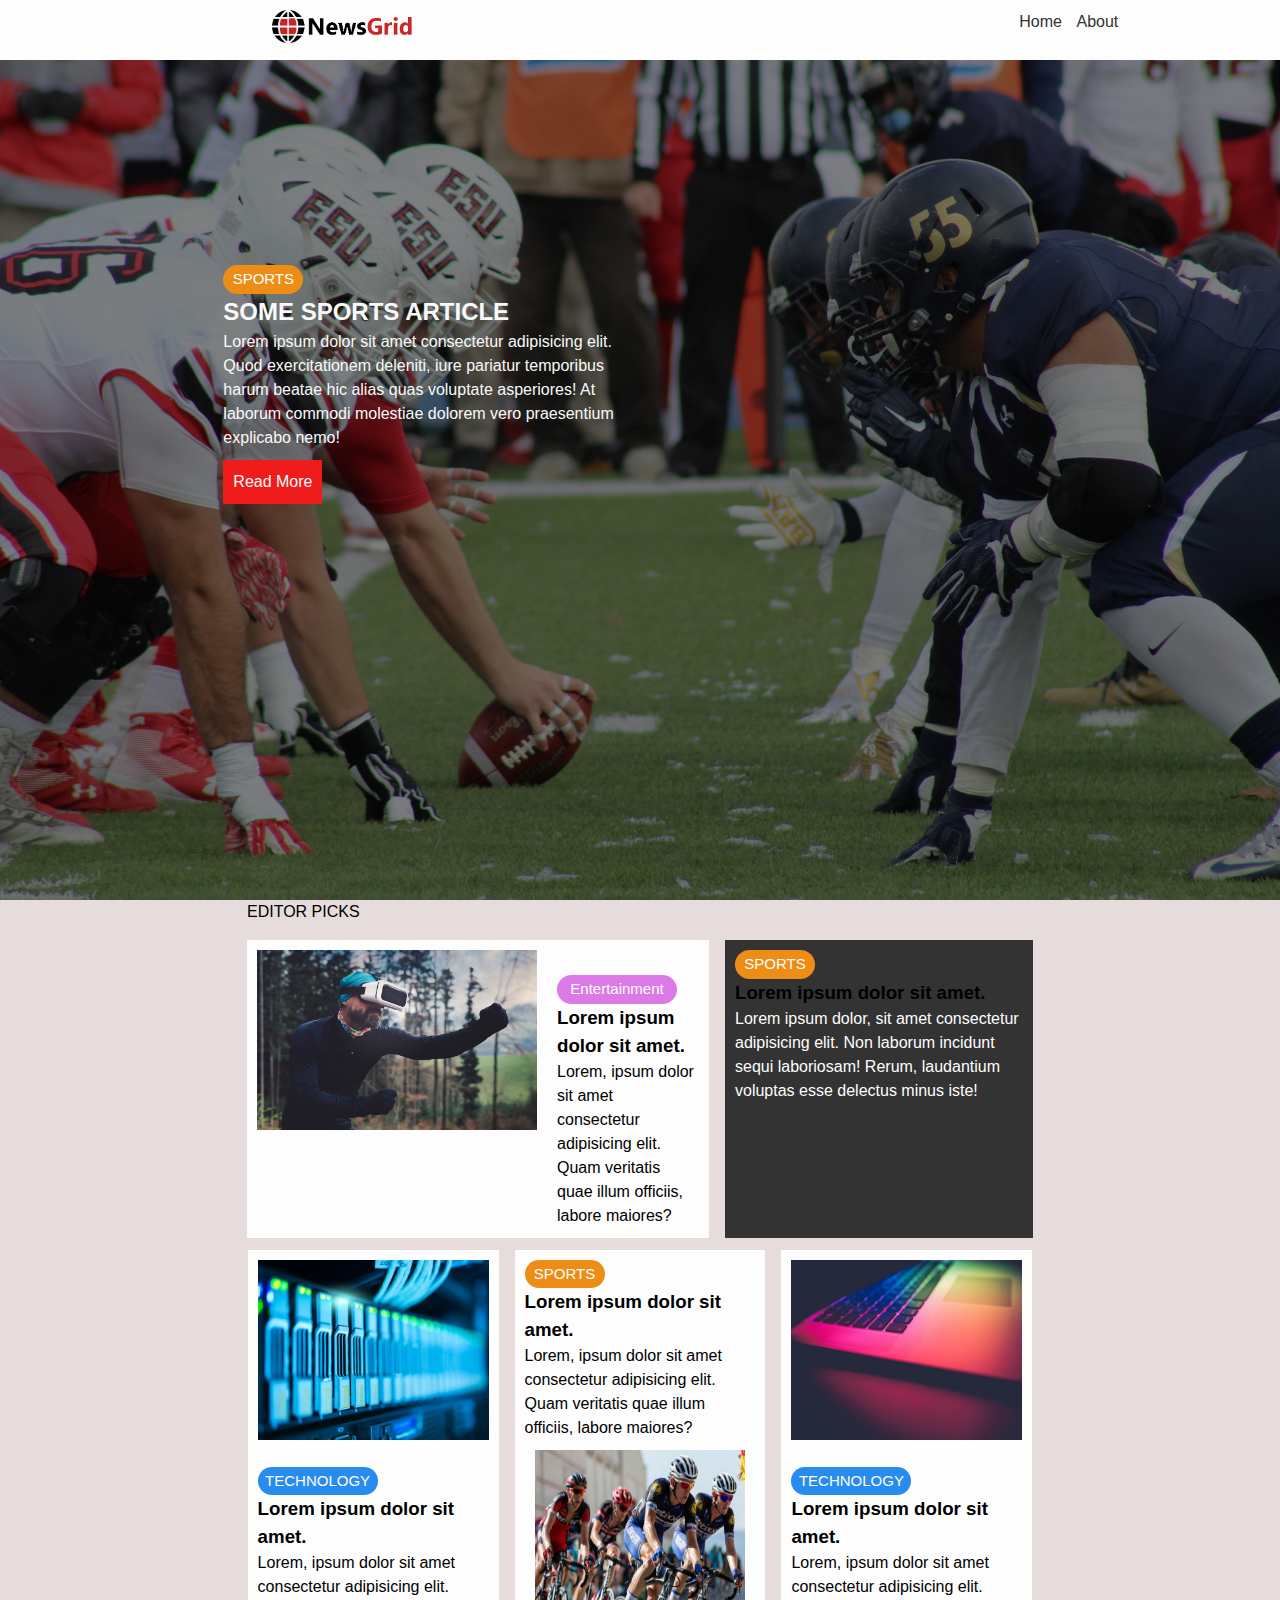
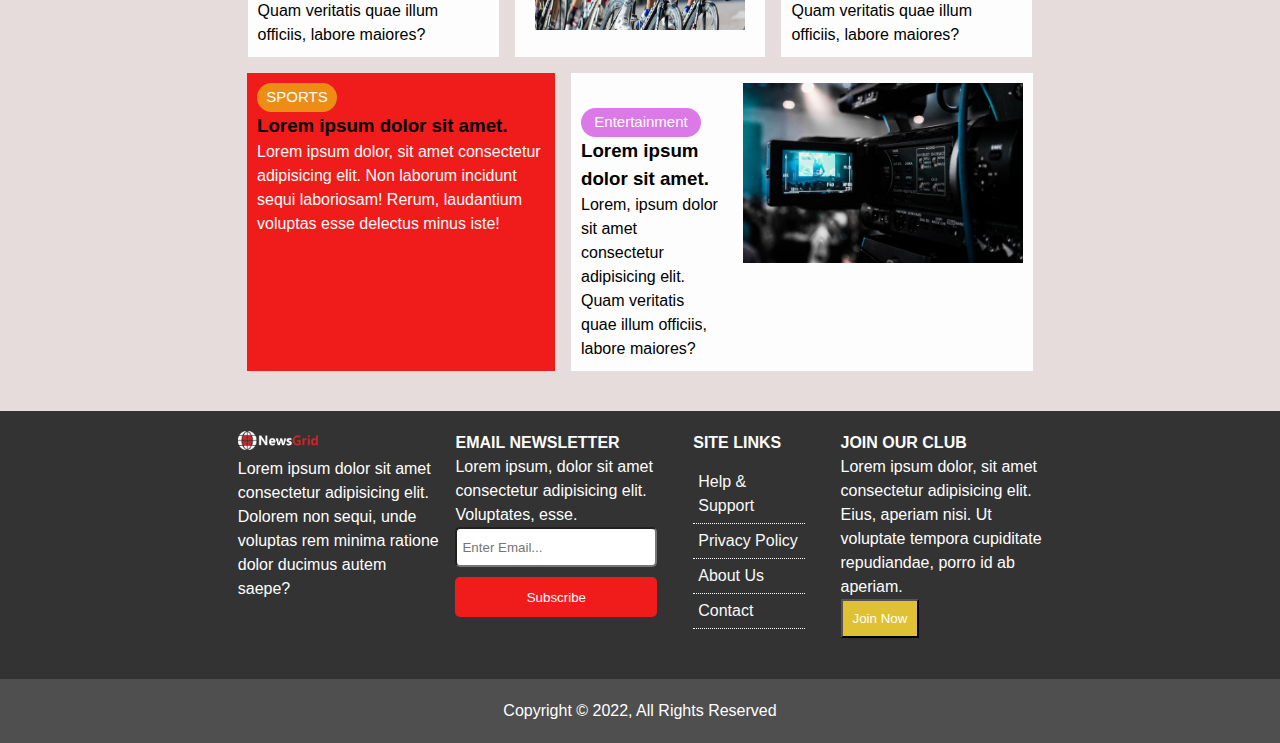
<file: index.html>
<!DOCTYPE html>
<html lang="en">
  <head>
    <meta charset="UTF-8" />
    <meta http-equiv="X-UA-Compatible" content="IE=edge" />
    <meta name="viewport" content="width=device-width, initial-scale=1.0" />
    <link
      rel="stylesheet"
      href="https://cdnjs.cloudflare.com/ajax/libs/font-awesome/6.4.0/css/all.min.css"
      integrity="sha512-iecdLmaskl7CVkqkXNQ/ZH/XLlvWZOJyj7Yy7tcenmpD1ypASozpmT/E0iPtmFIB46ZmdtAc9eNBvH0H/ZpiBw=="
      crossorigin="anonymous"
      referrerpolicy="no-referrer"
    />
    <link rel="stylesheet" href="./css/style.css" />
    <link rel="stylesheet" href="./css/utilities.css" />
    <title>NewsGrid | About</title>
  </head>
  <body id="home">
    <header>
        <div id="navbar" class="navbar bg-light2">
          <div class="logo">
            <img src="./img/logo.png" alt="" />
          </div>
          <div class="social">
            <a href="http://facebook.com"
              ><i class="fa-brands fa-facebook fa-2x" style="color: #777777"></i
            ></a>
            <a href="http://twitter.com.com"
              ><i class="fa-brands fa-twitter fa-2x" style="color: #777777"></i
            ></a>
            <a href="http://instagram.com"
              ><i
                class="fa-brands fa-instagram fa-2x"
                style="color: #777777"
              ></i
            ></a>
            <a href="http://youtube.com"
              ><i class="fa-brands fa-youtube fa-2x" style="color: #777777"></i
            ></a>
          </div>
          <div class="nav">
            <ul>
            <li class="bg-red2"><a href="#">Home</a></li>
            <li><a href="about.html">About</a></li>
            </ul>
          </div>
        </div>
    </header> 

    <main class="bg-light">
      <section id="hero" class="hero">
        <div class="container2">
          <div></div>
          <div></div>
          <div></div>
          <div></div>
          <div></div>
          <div class="content">
            <p class="fontstyle-1 hl-sport">SPORTS</p>
            <h2>SOME SPORTS ARTICLE</h2>
            <p class="fontstyle-1">
              Lorem ipsum dolor sit amet consectetur adipisicing elit. Quod
              exercitationem deleniti, iure pariatur temporibus harum beatae hic
              alias quas voluptate asperiores! At laborum commodi molestiae
              dolorem vero praesentium explicabo nemo!
            </p>
            <a href="article.html" class="btn btn-red fontstyle-1">Read More</a>
          </div>
          <div></div>
        </div>
      </section>

      <section id="editorpicks" class="editorpicks bg-light">
        <div class="container3">
          <div></div>
          <div><p>EDITOR PICKS</p></div>
          <div></div>
          <div></div>
          <div></div>
          <div class="entertainment bg-light2">
            <div class="flex-items">
              <div class="ent-image">
                <img src="./img/articles/ent1.jpg" alt="" srcset="" />
              </div>
              <div class="ent-content">
                <p class="fontstyle-1 hl-ent">Entertainment</p>
                <a href="article.html"><h3>Lorem ipsum dolor sit amet.</h3></a>
                <p class="fontstyle-1">
                  Lorem, ipsum dolor sit amet consectetur adipisicing elit. Quam
                  veritatis quae illum officiis, labore maiores?
                </p>
              </div>
            </div>
          </div>
          <div class="sports bg-dark">
            <p class="fontstyle-1 hl-sport">SPORTS</p>
            <a href="article.html"><h3>Lorem ipsum dolor sit amet.</h3></a>
            <p class="fontstyle-1">
              Lorem ipsum dolor, sit amet consectetur adipisicing elit. Non
              laborum incidunt sequi laboriosam! Rerum, laudantium voluptas esse
              delectus minus iste!
            </p>
          </div>
        </div>

        <div class="container4">
          <div></div>
          <div>
            <div class="tech bg-light2">
              <div class="flex-items2">
                <div class="tech-image">
                  <img src="./img/articles/tech1.jpg" alt="" srcset="" />
                </div>
                <div class="tech-content">
                  <p class="fontstyle-1 hl-tech">TECHNOLOGY</p>
                  <a href="article.html"><h3>Lorem ipsum dolor sit amet.</h3></a>
                  <p class="fontstyle-1">
                    Lorem, ipsum dolor sit amet consectetur adipisicing elit.
                    Quam veritatis quae illum officiis, labore maiores?
                  </p>
                </div>
              </div>
            </div>
          </div>
          <div>
            <div class="sports bg-light2">
              <div class="flex-items3"></div>
              <div class="sports-content">
                <p class="fontstyle-1 hl-sport">SPORTS</p>
                <a href="article.html"><h3>Lorem ipsum dolor sit amet.</h3></a>
                <p class="fontstyle-1">
                  Lorem, ipsum dolor sit amet consectetur adipisicing elit. Quam
                  veritatis quae illum officiis, labore maiores?
                </p>
                <div class="sports-image">
                  <img src="./img/articles/sports1.jpg" alt="" srcset="" />
                </div>
              </div>
            </div>
          </div>
          <div>
            <div class="tech2 bg-light2">
              <div class="flex-items2">
                <div class="tech2-image">
                  <img src="./img/articles/tech2.jpg" alt="" srcset="" />
                </div>
                <div class="tech2-content">
                  <p class="fontstyle-1 hl-tech">TECHNOLOGY</p>
                  <a href="article.html"><h3>Lorem ipsum dolor sit amet.</h3></a>
                  <p class="fontstyle-1">
                    Lorem, ipsum dolor sit amet consectetur adipisicing elit.
                    Quam veritatis quae illum officiis, labore maiores?
                  </p>
                </div>
              </div>
            </div>
          </div>
        </div>

        <div class="container5">
          <div></div>
          <div></div>
          <div></div>
          <div></div>
          <div></div>
          <div class="sports bg-red">
            <p class="fontstyle-1 hl-sport">SPORTS</p>
            <a href="article.html"><h3>Lorem ipsum dolor sit amet.</h3></a>
            <p class="fontstyle-1">
              Lorem ipsum dolor, sit amet consectetur adipisicing elit. Non
              laborum incidunt sequi laboriosam! Rerum, laudantium voluptas esse
              delectus minus iste!
            </p>
          </div>
          <div class="entertainment2 bg-light2">
            <div class="flex-items2">
              <div class="ent-image">
                <img src="./img/articles/ent2.jpg" alt="" srcset="" />
              </div>
              <div class="ent-content">
                <p class="fontstyle-1 hl-ent">Entertainment</p>
                <a href="article.html"><h3>Lorem ipsum dolor sit amet.</h3></a>
                <p class="fontstyle-1">
                  Lorem, ipsum dolor sit amet consectetur adipisicing elit. Quam
                  veritatis quae illum officiis, labore maiores?
                </p>
              </div>
            </div>
          </div>
        </div>
      </section>
    </main>

    <footer>
      <section id="main-footer" class="main-footer bg-dark">
      <div  class="footer-column">
        <div></div>
        <div class="about fontstyle-1">
          <img src="./img/logo_light.png" alt="logo" />
          <p>Lorem ipsum dolor sit amet consectetur adipisicing elit. Dolorem non sequi, unde voluptas rem minima ratione dolor ducimus autem saepe?</p>
        </div>
        <div class="email">
          <h4>EMAIL NEWSLETTER</h4>
          <p class="fontstyle-1">Lorem ipsum, dolor sit amet consectetur adipisicing elit. Voluptates, esse.</p>
          <form action="" class="subscribe">
            <div class="form-control">
              <label for="email"></label>
              <input
                type="email"
                name="email"
                id="email"
                placeholder="Enter Email..."
              />
              <input type="submit" value="Subscribe" id="subscribe" class="btn btn-red" />
            </div>
        </div>
        <div class="links fontstyle-1">
          <div class="site-row">
            <div><h4>SITE LINKS</h4></div>
            <ul>
            <li><a href="#">Help & Support</a></li>
            <li><a href="#">Privacy Policy</a></li>
            <li><a href="#">About Us</a></li>
            <li><a href="#">Contact</a></li>
          </div>
          </ul>
        </div>
        <div class="join">
          <h4>JOIN OUR CLUB</h4>
          <p class="fontstyle-1">Lorem ipsum dolor, sit amet consectetur adipisicing elit. Eius, aperiam nisi. Ut voluptate tempora cupiditate repudiandae, porro id ab aperiam.</p>
          <input type="submit" value="Join Now" id="join" class="btn btn-yellow" />
        </div>
        <div></div>
      </div>
      <div class="copyright fontstyle-1">Copyright &copy; 2022, All Rights Reserved
      </div>
    </section>
    </footer>
  </body>
</html>
</file>
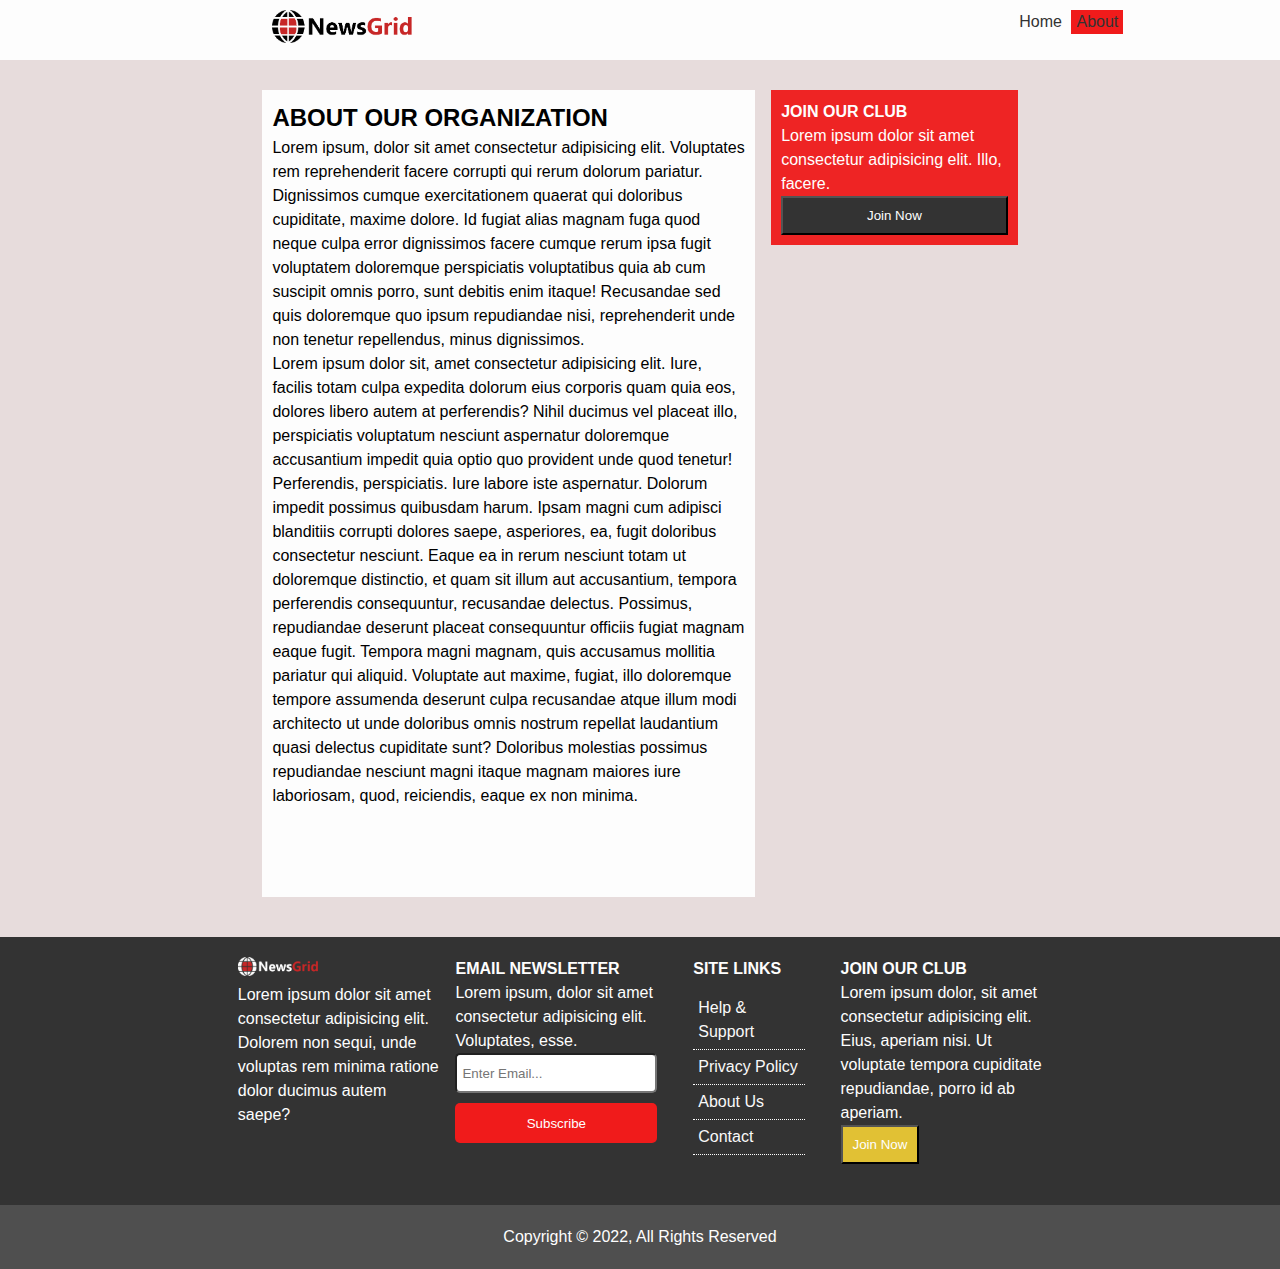
<file: about.html>
<!DOCTYPE html>
<html lang="en">
  <head>
    <meta charset="UTF-8" />
    <meta http-equiv="X-UA-Compatible" content="IE=edge" />
    <meta name="viewport" content="width=device-width, initial-scale=1.0" />
    <link
      rel="stylesheet"
      href="https://cdnjs.cloudflare.com/ajax/libs/font-awesome/6.4.0/css/all.min.css"
      integrity="sha512-iecdLmaskl7CVkqkXNQ/ZH/XLlvWZOJyj7Yy7tcenmpD1ypASozpmT/E0iPtmFIB46ZmdtAc9eNBvH0H/ZpiBw=="
      crossorigin="anonymous"
      referrerpolicy="no-referrer"
    />
    <link rel="stylesheet" href="./css/style.css" />
    <link rel="stylesheet" href="./css/utilities.css" />
    <title>NewsGrid | About</title>
  </head>
  <body id="home">
    <main class="bg-light">
      <header id="hero">
        <div id="navbar" class="navbar bg-light2">
          <div class="logo">
            <img src="./img/logo.png" alt="" />
          </div>
          <div class="social">
            <a href="http://facebook.com"
              ><i class="fa-brands fa-facebook fa-2x" style="color: #777777"></i
            ></a>
            <a href="http://twitter.com"
              ><i class="fa-brands fa-twitter fa-2x" style="color: #777777"></i
            ></a>
            <a href="http://instagram.com"
              ><i
                class="fa-brands fa-instagram fa-2x"
                style="color: #777777"
              ></i
            ></a>
            <a href="http://youtube.com"
              ><i class="fa-brands fa-youtube fa-2x" style="color: #777777"></i
            ></a>
          </div>
          <div class="nav">
            <ul>
            <li><a href="index.html">Home</a></li>
            <li class="bg-red"><a href="about.html">About</a></li>
            </ul>
          </div>
        </div>
      </header>

      
      <section id="article">
        <div class="container bg-light">
          <header class="header">
                <div></div>
              <div class="article-image bg-light2">
                 
            
                <h2 > ABOUT OUR ORGANIZATION </h2>
              
              

            <div class="fontstyle-1">
              <p>Lorem ipsum, dolor sit amet consectetur adipisicing elit. Voluptates rem reprehenderit facere corrupti qui rerum dolorum pariatur. Dignissimos cumque exercitationem quaerat qui doloribus cupiditate, maxime dolore. Id fugiat alias magnam fuga quod neque culpa error dignissimos facere cumque rerum ipsa fugit voluptatem doloremque perspiciatis voluptatibus quia ab cum suscipit omnis porro, sunt debitis enim itaque! Recusandae sed quis doloremque quo ipsum repudiandae nisi, reprehenderit unde non tenetur repellendus, minus dignissimos.</p>

              <p>Lorem ipsum dolor sit, amet consectetur adipisicing elit. Iure, facilis totam culpa expedita dolorum eius corporis quam quia eos, dolores libero autem at perferendis? Nihil ducimus vel placeat illo, perspiciatis voluptatum nesciunt aspernatur doloremque accusantium impedit quia optio quo provident unde quod tenetur! Perferendis, perspiciatis. Iure labore iste aspernatur. Dolorum impedit possimus quibusdam harum. Ipsam magni cum adipisci blanditiis corrupti dolores saepe, asperiores, ea, fugit doloribus consectetur nesciunt. Eaque ea in rerum nesciunt totam ut doloremque distinctio, et quam sit illum aut accusantium, tempora perferendis consequuntur, recusandae delectus. Possimus, repudiandae deserunt placeat consequuntur officiis fugiat magnam eaque fugit. Tempora magni magnam, quis accusamus mollitia pariatur qui aliquid. Voluptate aut maxime, fugiat, illo doloremque tempore assumenda deserunt culpa recusandae atque illum modi architecto ut unde doloribus omnis nostrum repellat laudantium quasi delectus cupiditate sunt? Doloribus molestias possimus repudiandae nesciunt magni itaque magnam maiores iure laboriosam, quod, reiciendis, eaque ex non minima.</p>
            </div>
          </div>
              <div class="siderow">
                <div class="sidebar2 fontstyle-1">
                  <h4>JOIN OUR CLUB</h4>
                  <p>Lorem ipsum dolor sit amet consectetur adipisicing elit. Illo, facere.</p>
                  <button type="submit" class="btn btn-dark">Join Now</button>
                  </div>
             </div>
              <!-- <div></div> -->
          </header>
        </div>
      </section>
    </main>

    <footer>
      <section id="main-footer" class="main-footer bg-dark">
      <div  class="footer-column">
        <div></div>
        <div class="about fontstyle-1">
          <img src="./img/logo_light.png" alt="logo" />
          <p>Lorem ipsum dolor sit amet consectetur adipisicing elit. Dolorem non sequi, unde voluptas rem minima ratione dolor ducimus autem saepe?</p>
        </div>
        <div class="email">
          <h4>EMAIL NEWSLETTER</h4>
          <p class="fontstyle-1">Lorem ipsum, dolor sit amet consectetur adipisicing elit. Voluptates, esse.</p>
          <form action="" class="subscribe">
            <div class="form-control">
              <label for="email"></label>
              <input
                type="email"
                name="email"
                id="email"
                placeholder="Enter Email..."
              />
              <input type="submit" value="Subscribe" id="subscribe" class="btn btn-red" />
            </div>
        </div>
        <div class="links fontstyle-1">
          <div class="site-row">
            <div><h4>SITE LINKS</h4></div>
            <ul>
            <li><a href="#">Help & Support</a></li>
            <li><a href="#">Privacy Policy</a></li>
            <li><a href="#">About Us</a></li>
            <li><a href="#">Contact</a></li>
          </div>
          </ul>
        </div>
        <div class="join">
          <h4>JOIN OUR CLUB</h4>
          <p class="fontstyle-1">Lorem ipsum dolor, sit amet consectetur adipisicing elit. Eius, aperiam nisi. Ut voluptate tempora cupiditate repudiandae, porro id ab aperiam.</p>
          <input type="submit" value="Join Now" id="join" class="btn btn-yellow" />
        </div>
        <div></div>
      </div>
      <div class="copyright fontstyle-1">Copyright &copy; 2022, All Rights Reserved
      </div>
    </section>
    </footer>
  </body>
</html>
</file>
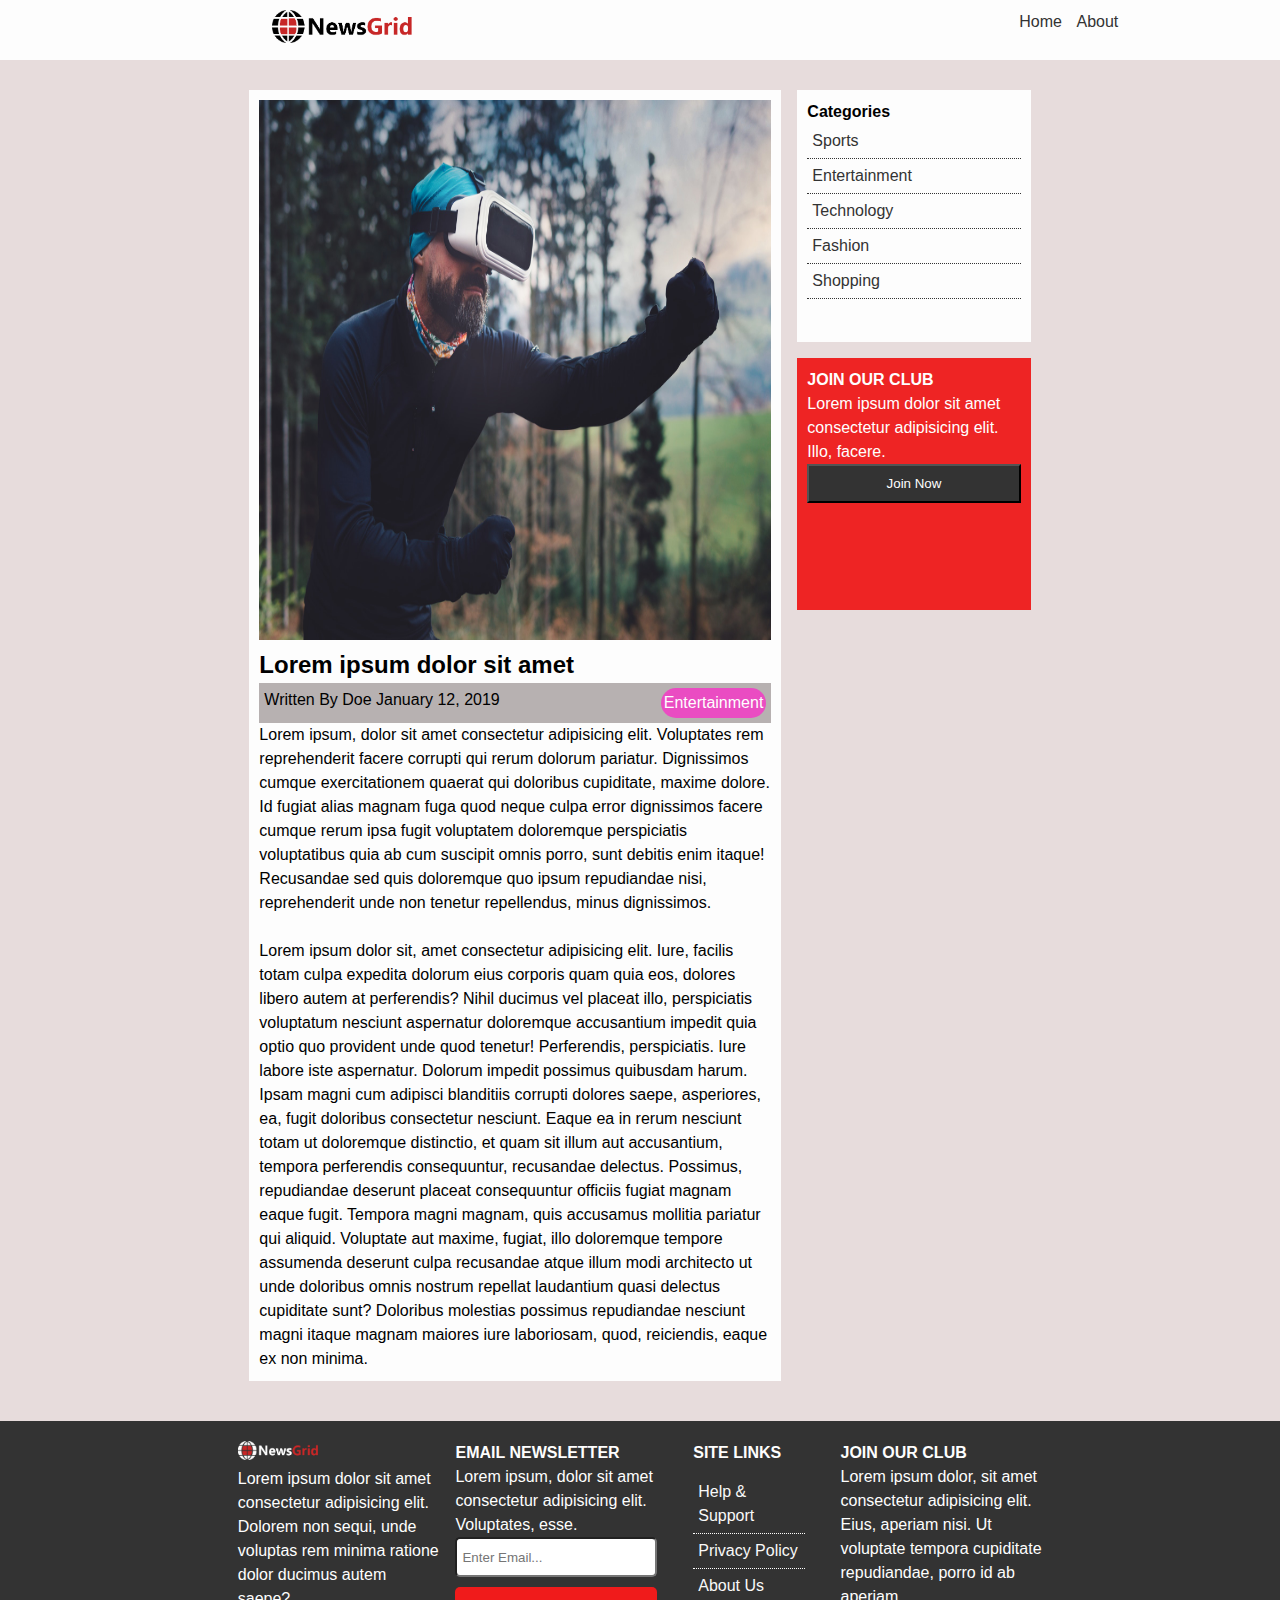
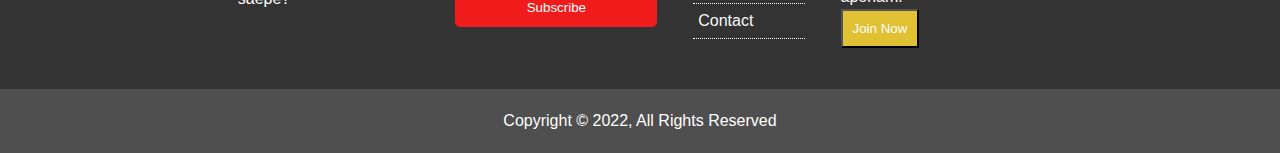
<file: article.html>
<!DOCTYPE html>
<html lang="en">
  <head>
    <meta charset="UTF-8" />
    <meta http-equiv="X-UA-Compatible" content="IE=edge" />
    <meta name="viewport" content="width=device-width, initial-scale=1.0" />
    <link
      rel="stylesheet"
      href="https://cdnjs.cloudflare.com/ajax/libs/font-awesome/6.4.0/css/all.min.css"
      integrity="sha512-iecdLmaskl7CVkqkXNQ/ZH/XLlvWZOJyj7Yy7tcenmpD1ypASozpmT/E0iPtmFIB46ZmdtAc9eNBvH0H/ZpiBw=="
      crossorigin="anonymous"
      referrerpolicy="no-referrer"
    />
    <link rel="stylesheet" href="./css/style.css" />
    <link rel="stylesheet" href="./css/utilities.css" />
    <title>NewsGrid | About</title>
  </head>
  <body id="home">
    <main class="bg-light">
      <header id="hero">
        <div id="navbar" class="navbar bg-light2">
          <div class="logo">
            <img src="./img/logo.png" alt="" />
          </div>
          <div class="social">
            <a href="http://facebook.com"
              ><i class="fa-brands fa-facebook fa-2x" style="color: #777777"></i
            ></a>
            <a href="http://twitter.com"
              ><i class="fa-brands fa-twitter fa-2x" style="color: #777777"></i
            ></a>
            <a href="http://instagram.com"
              ><i
                class="fa-brands fa-instagram fa-2x"
                style="color: #777777"
              ></i
            ></a>
            <a href="http://youtube.com"
              ><i class="fa-brands fa-youtube fa-2x" style="color: #777777"></i
            ></a>
          </div>
          <div class="nav">
            <ul>
            <li><a href="index.html">Home</a></li>
            <li><a href="about.html">About</a></li>
            </ul>
          </div>
        </div>
      </header>
      <section id="article">
        <div class="container bg-light">
          <header class="header">
            <div></div>
            <div class="article-image bg-light2">
              <div class="articlerow">
              <img src="./img/articles/ent1.jpg" alt="" />
              <h2>Lorem ipsum dolor sit amet</h2>
            </div>
            <div class="article-author fontstyle-1">
              <div>
              Written By Doe January 12, 2019
            </div>
            <div><p>Entertainment</p></div>
            </div>
            <div class="fontstyle-1">
              <p>Lorem ipsum, dolor sit amet consectetur adipisicing elit. Voluptates rem reprehenderit facere corrupti qui rerum dolorum pariatur. Dignissimos cumque exercitationem quaerat qui doloribus cupiditate, maxime dolore. Id fugiat alias magnam fuga quod neque culpa error dignissimos facere cumque rerum ipsa fugit voluptatem doloremque perspiciatis voluptatibus quia ab cum suscipit omnis porro, sunt debitis enim itaque! Recusandae sed quis doloremque quo ipsum repudiandae nisi, reprehenderit unde non tenetur repellendus, minus dignissimos.</p><br>

              <p>Lorem ipsum dolor sit, amet consectetur adipisicing elit. Iure, facilis totam culpa expedita dolorum eius corporis quam quia eos, dolores libero autem at perferendis? Nihil ducimus vel placeat illo, perspiciatis voluptatum nesciunt aspernatur doloremque accusantium impedit quia optio quo provident unde quod tenetur! Perferendis, perspiciatis. Iure labore iste aspernatur. Dolorum impedit possimus quibusdam harum. Ipsam magni cum adipisci blanditiis corrupti dolores saepe, asperiores, ea, fugit doloribus consectetur nesciunt. Eaque ea in rerum nesciunt totam ut doloremque distinctio, et quam sit illum aut accusantium, tempora perferendis consequuntur, recusandae delectus. Possimus, repudiandae deserunt placeat consequuntur officiis fugiat magnam eaque fugit. Tempora magni magnam, quis accusamus mollitia pariatur qui aliquid. Voluptate aut maxime, fugiat, illo doloremque tempore assumenda deserunt culpa recusandae atque illum modi architecto ut unde doloribus omnis nostrum repellat laudantium quasi delectus cupiditate sunt? Doloribus molestias possimus repudiandae nesciunt magni itaque magnam maiores iure laboriosam, quod, reiciendis, eaque ex non minima.</p>
            </div>
            </div>
            <div class="siderow">
            <div class="sidebar1 bg-light2">
              <h4>Categories</h4>
              <ul class="fontstyle-1">
                <a href="#"><li><i class="fa-solid fa-greater-than"></i>Sports</li></a>
                <a href="#"><li><i class="fa-solid fa-greater-than"></i>Entertainment</li></a>
                <a href="#"><li><i class="fa-solid fa-greater-than"></i>Technology</li></a>
                <a href="#"><li><i class="fa-solid fa-greater-than"></i>Fashion</li></a>
                <a href="#"><li><i class="fa-solid fa-greater-than"></i>Shopping</li></a>
              </ul>
            </div>
            <div class="sidebar2 fontstyle-1">
              <h4>JOIN OUR CLUB</h4>
              <p>Lorem ipsum dolor sit amet consectetur adipisicing elit. Illo, facere.</p>
              <button type="submit" class="btn btn-dark">Join Now</button>
              </div>
            </div>
            <div></div>
            </header>
        </div>
      </section>
    </main>

    <footer>
      <section id="main-footer" class="main-footer bg-dark">
      <div  class="footer-column">
        <div></div>
        <div class="about fontstyle-1">
          <img src="./img/logo_light.png" alt="logo" />
          <p>Lorem ipsum dolor sit amet consectetur adipisicing elit. Dolorem non sequi, unde voluptas rem minima ratione dolor ducimus autem saepe?</p>
        </div>
        <div class="email">
          <h4>EMAIL NEWSLETTER</h4>
          <p class="fontstyle-1">Lorem ipsum, dolor sit amet consectetur adipisicing elit. Voluptates, esse.</p>
          <form action="" class="subscribe">
            <div class="form-control">
              <label for="email"></label>
              <input
                type="email"
                name="email"
                id="email"
                placeholder="Enter Email..."
              />
              <input type="submit" value="Subscribe" id="subscribe" class="btn btn-red" />
            </div>
        </div>
        <div class="links fontstyle-1">
          <div class="site-row">
            <div><h4>SITE LINKS</h4></div>
            <ul>
            <li><a href="#">Help & Support</a></li>
            <li><a href="#">Privacy Policy</a></li>
            <li><a href="#">About Us</a></li>
            <li><a href="#">Contact</a></li>
          </div>
          </ul>
        </div>
        <div class="join">
          <h4>JOIN OUR CLUB</h4>
          <p class="fontstyle-1">Lorem ipsum dolor, sit amet consectetur adipisicing elit. Eius, aperiam nisi. Ut voluptate tempora cupiditate repudiandae, porro id ab aperiam.</p>
          <input type="submit" value="Join Now" id="join" class="btn btn-yellow" />
        </div>
        <div></div>
      </div>
      <div class="copyright fontstyle-1">Copyright &copy; 2022, All Rights Reserved
      </div>
    </section>
    </footer>
  </body>
</html>
</file>
<file: css/style.css>
* {
  box-sizing: border-box;
  padding: 0;
  margin: 0;
}

body {
  font-family: "Franklin Gothic Medium", "Arial Narrow", Arial, sans-serif;
  line-height: 1.5;
}
a {
  text-decoration: none;
  color: #000;
}

li {
  list-style: none;
}

main {
  padding-bottom: 40px;
}

/* Index Page */
.hero {
  z-index: 1;
  background: url(../img/featured.jpg) no-repeat center center/cover;
  height: 100vh;
  position: relative;
  color: #fff;
}

.hero::before {
  z-index: -1;
  content: "";
  position: absolute;
  top: 0;
  left: 0;
  width: 100%;
  height: 100%;
  background: rgba(0, 0, 0, 0.5);
}

.container2 {
  z-index: 5;
  display: grid;
  grid-template-rows: 3fr 5fr 3fr;
  grid-template-columns: 2fr 4fr 4fr 2fr;
  height: 100%;
}

.container2 .content {
  padding: 20px 10px;
  color: #f9f9f9;
}

.container2 .sport-highlight {
  background-color: #f59608;
  width: 90px;
  text-align: center;
  border-radius: 20px;
  font-size: 15px;
}

/* Editor Picks */
.container3 {
  display: grid;
  grid-template-columns: 3fr 6fr 4fr 3fr;
  grid-template-rows: 0.7fr 8fr;
  grid-gap: 1rem;
}

.entertainment .ent-image img {
  height: 200px;
  width: 300px;
  padding: 10px;
}

.entertainment .ent-content {
  padding: 35px 10px 10px 10px;
}

.entertainment .flex-items {
  display: flex;
  flex-direction: row;
}

.sports {
  padding: 10px;
}

.container4 {
  margin-top: 10px;
  display: grid;
  grid-template-columns: 3fr 3.25fr 3.25fr 3.25fr 3fr;
  grid-template-rows: 4fr;
  grid-gap: 1rem;
}

.tech .tech-image img {
  height: 200px;
  width: 100%;
  padding: 10px;
}

.tech .tech-content {
  padding: 10px;
}

.sports .sports-image img {
  height: 200px;
  width: 100%;
  padding: 10px;
}

.tech2 .tech2-image img {
  height: 200px;
  width: 100%;
  padding: 10px;
}

.tech2 .tech2-content {
  padding: 10px;
}

.container5 {
  display: grid;
  grid-template-columns: 3fr 4fr 6fr 3fr;
  grid-template-rows: 10fr;
  grid-gap: 1rem;
}

.entertainment2 .flex-items2 {
  display: flex;
  flex-direction: row-reverse;
}

.entertainment2 .ent-image img {
  height: 200px;
  width: 300px;
  padding: 10px;
}

.entertainment2 .ent-content {
  padding: 35px 10px 10px 10px;
}

/* navbar */

.logo img {
  width: 140px;
}

.navbar a {
  color: #333;
  padding: 0 5px;
}

.navbar .social {
  text-align: center;
  width: 33%;
  text-align: right;
  padding: 10px 0;
}

.navbar .logo {
  text-align: right;
  width: 33%;
  padding: 10px;
}

.navbar .nav {
  padding: 10px;
  width: 33%;
  text-align: center;
}

.navbar .nav li {
  display: inline-block;
}

.navbar {
  display: flex;
  justify-content: space-between;
  width: 100%;
  position: fixed;
  top: 0px;
  z-index: 10;
}

.navbar .nav a:hover {
  background-color: #f30a0a;
  color: #f9f9f9;
  padding: 10px;
}

/* Article */
#article .article-image {
  padding: 10px;
}

#article .header {
  display: grid;
  grid-template-columns: 2fr 4fr 2fr 2fr;
  grid-gap: 1rem;
  /* grid-template-columns: repeat(4, auto); */
}

#article .siderow {
  display: grid;
  grid-template-rows: 1fr 1fr 3fr;
  grid-gap: 1rem;
}

.container {
  padding-top: 90px;
}

.article-image img {
  width: 40vw;
  height: 60vh;
}

#article .article-author {
  display: flex;
  justify-content: space-between;
  background-color: #b7b1b1;
  padding: 5px;
}

#article .article-author p {
  background-color: #ea4cc2;
  color: #fefefe;
  border-radius: 15px;
  padding: 3px;
}

#article .sidebar1 li {
  padding: 5px;
  color: #333;
  border-bottom: 1px #333 dotted;
}

#article .sidebar1 {
  padding: 10px;
}

#article .sidebar2 {
  padding: 5px;
  background-color: #ee2424;
  color: #fefefe;
}

#article .sidebar2 {
  padding: 10px;
}

#article .sidebar2 .btn {
  width: 100%;
  padding: 10px;
}

#article .sidebar1 li:hover {
  color: #d70e0e;
}

#article .sidebar2 button:hover {
  background-color: #4f4f4f;
}
/* Main footer */
.main-footer .footer-column {
  display: grid;
  grid-template-columns: 2fr 2fr 2fr 1.5fr 2fr 2fr;
  grid-gap: 1rem;
  padding: 20px;
}

.main-footer .about img {
  width: 40%;
}

.main-footer .about,
.email,
.links,
.join {
  text-align: left;
}

.main-footer .site-row {
  display: grid;
  height: 100%;
  grid-template-rows: repeat(5, auto);
  grid-gap: 10px;
  margin: 0 20px;
}

.main-footer .site-row a {
  color: #f9f9f9;
}

.main-footer .copyright {
  width: 100%;
  text-align: center;
  justify-content: center;
  align-content: center;
  padding: 20px;
  background-color: #4f4f4f;
}

.subscribe .btn {
  width: 100%;
  text-align: center;
}

.subscribe input {
  width: 100%;
  height: 40px;
  border-radius: 5px;
  padding: 5px;
  text-align: left;
}

.main-footer .links li {
  padding: 5px;
  border-bottom: #fefefe 1px dotted;
}

/* Media Query */

@media (max-width: 550px) {
  body {
    font-size: 12px;
  }

  .navbar {
    display: flex;
    flex-direction: column;
    width: 100%;
    position: fixed;
    top: 0px;
    align-items: center;
  }
  .navbar .social {
    display: none;
  }

  .navbar .logo {
    text-align: center;
    width: 33%;
    padding-top: 10px;
  }

  .navbar .nav {
    text-align: center;
    align-content: center;
  }

  #article .header {
    display: block;
    align-content: center;
    /* grid-template-columns: 2fr 4fr 2fr 2fr;
    grid-gap: 1rem; */
    /* grid-template-columns: repeat(4, auto); */
  }

  .article-image img {
    width: 100%;
    height: 100%;
  }

  .sidebar1 ul,
  h4 {
    text-align: center;
  }
}

@media (min-width: 501px) and (max-width: 821px) {
  body {
    font-size: 12px;
  }

  #article .header {
    display: grid;
    grid-template-columns: 0fr 4fr 2fr 0fr;
    grid-gap: 1rem;
    /* grid-template-columns: repeat(4, auto); */
  }

  .article-image img {
    width: 100%;
    height: 100%;
  }
}
</file>
<file: css/utilities.css>
.fontstyle-1 {
  font-family: Arial, Helvetica, sans-serif;
}

.btn-red {
  cursor: pointer;
  display: inline-block;
  padding: 10px 10px;
  color: #fefefe;
  background-color: #e11818;
  margin: 10px 0;
  border: none;
}

.btn-yellow {
  cursor: pointer;
  display: inline-block;
  padding: 10px 10px;
  color: #fefefe;
  background-color: #e1c134;
  margin-top: 10px 0;
  outline: none;
}

.bg-dark,
.btn-dark {
  background-color: #333;
  color: #fefefe;
}
.bg-red,
.btn-red {
  background-color: #f01b1b;
  color: #fefefe;
}

.bg-light {
  background-color: #e7dcdc;
  color: #000;
}

.bg-light2 {
  background-color: #fdfdfd;
  color: #000;
}

.hl-ent {
  background-color: #db7ae6;
  color: #fefefe;
  width: 120px;
  text-align: center;
  border-radius: 20px;
  font-size: 15px;
  padding: 3px;
}

.hl-sport {
  background-color: #ee8d16;
  color: #fefefe;
  width: 80px;
  text-align: center;
  border-radius: 20px;
  font-size: 15px;
  padding: 3px;
}

.hl-tech {
  background-color: #288bee;
  color: #fefefe;
  width: 120px;
  text-align: center;
  border-radius: 20px;
  font-size: 15px;
  padding: 3px;
}
</file>
